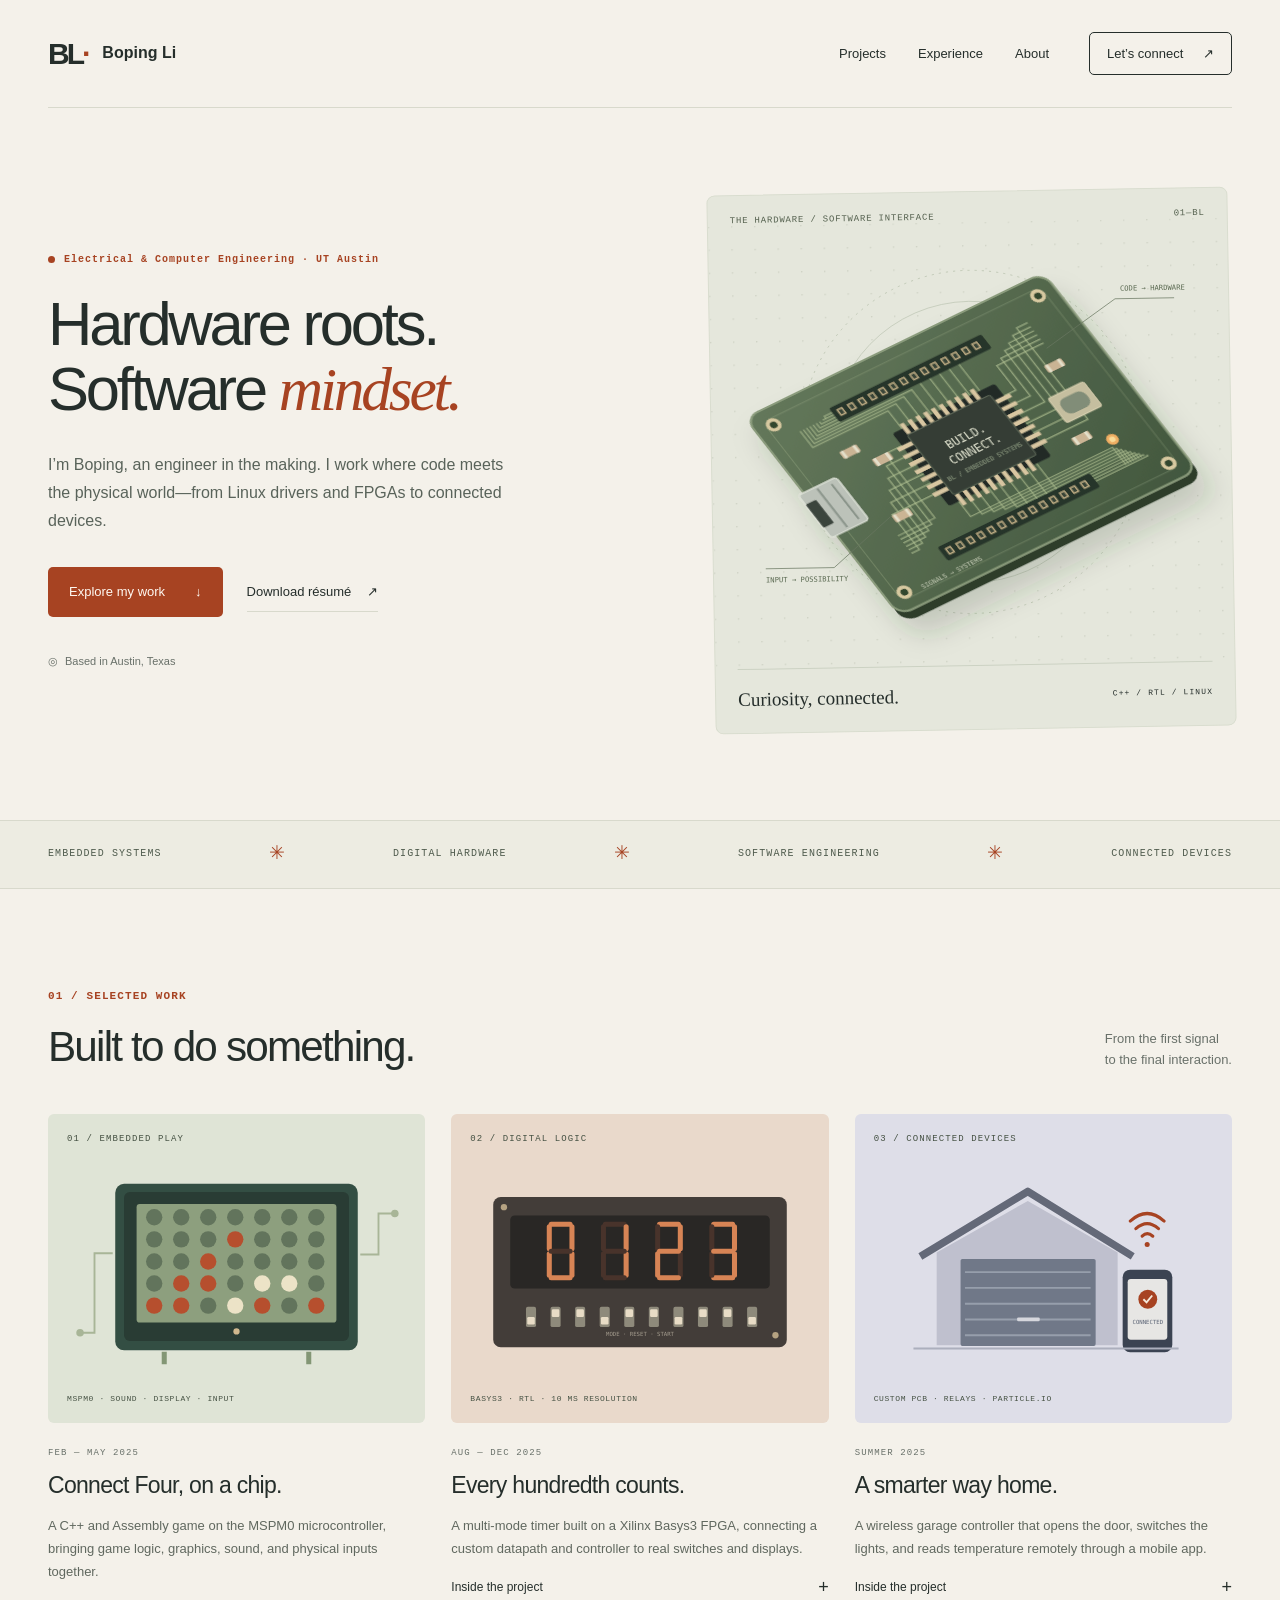
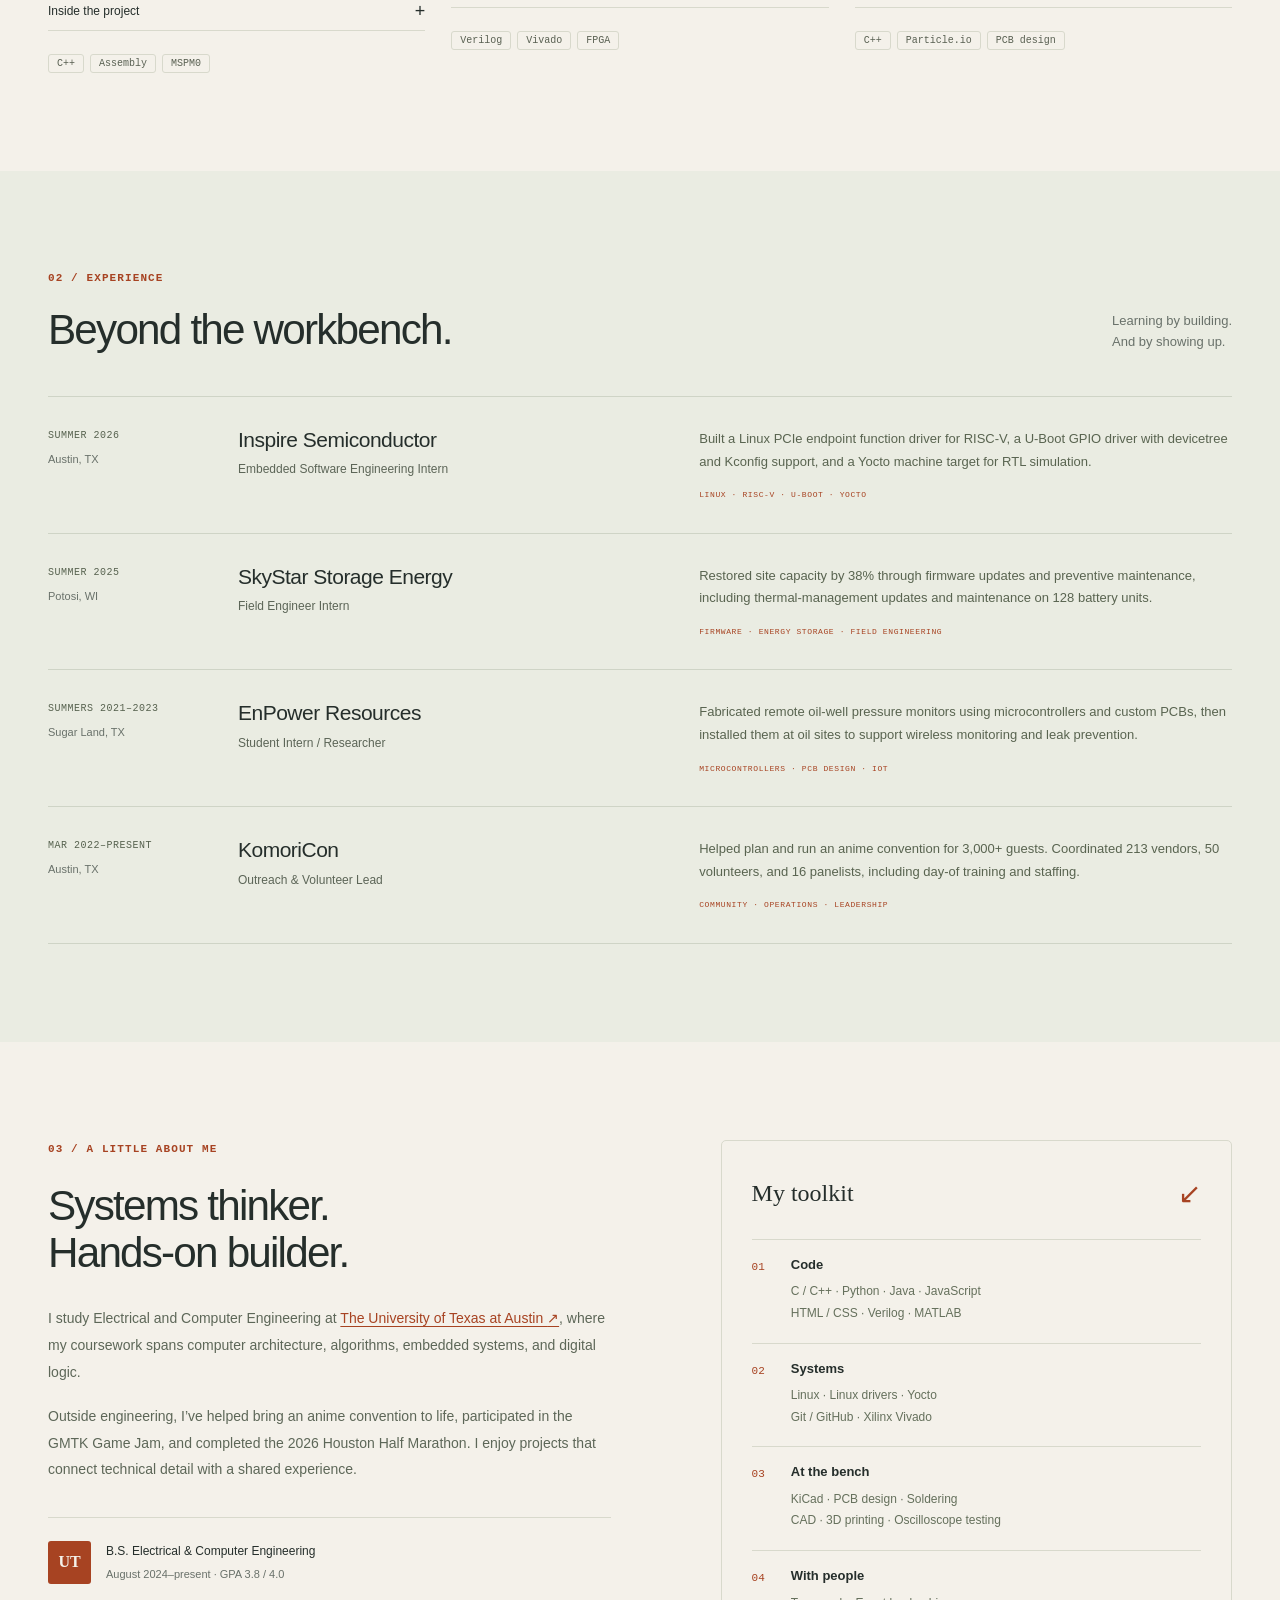
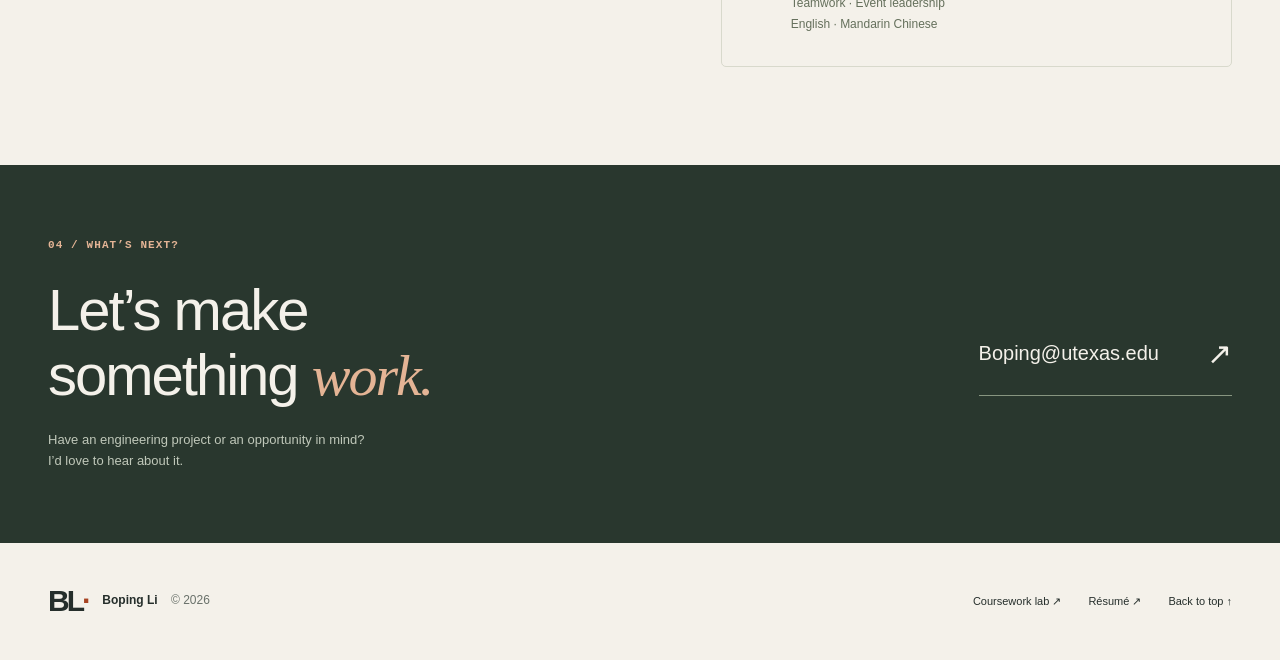
<file: index.html>
<!DOCTYPE html>
<html lang="en">
<head>
  <meta charset="UTF-8">
  <meta name="viewport" content="width=device-width, initial-scale=1">
  <meta name="description" content="Boping Li is an Electrical and Computer Engineering student at UT Austin working across embedded software, digital hardware, and connected systems. Explore his experience and projects.">
  <meta name="theme-color" content="#f4f1ea">
  <title>Boping Li | Electrical &amp; Computer Engineering</title>
  <link rel="icon" href="assets/favicon.svg" type="image/svg+xml">
  <link rel="stylesheet" href="stylesheet.css">
</head>
<body>
  <a class="skip-link" href="#main">Skip to content</a>
  <header class="site-header wrap">
    <a class="wordmark" href="#home" aria-label="Boping Li home"><span class="monogram">BL<span>·</span></span><span>Boping Li</span></a>
    <nav aria-label="Main navigation"><a href="#work">Projects</a><a href="#experience">Experience</a><a href="#about">About</a><a class="nav-contact" href="#contact">Let’s connect <span aria-hidden="true">↗</span></a></nav>
  </header>
  <main id="main">
    <div id="home" class="hero wrap">
      <div class="hero-copy">
        <p class="eyebrow"><span class="status-dot" aria-hidden="true"></span> Electrical &amp; Computer Engineering · UT Austin</p>
        <h1>Hardware roots.<br>Software <em>mindset.</em></h1>
        <p class="hero-intro">I’m Boping, an engineer in the making. I work where code meets the physical world—from Linux drivers and FPGAs to connected devices.</p>
        <div class="hero-actions"><a class="button" href="#work">Explore my work <span aria-hidden="true">↓</span></a><a class="text-link" href="assets/Boping-Li-Resume.pdf" download>Download résumé <span aria-hidden="true">↗</span></a></div>
        <p class="hero-location"><span aria-hidden="true">◎</span> Based in Austin, Texas</p>
      </div>
      <figure class="hero-art">
        <div class="art-top"><span>THE HARDWARE / SOFTWARE INTERFACE</span><span>01—BL</span></div>
        <img src="assets/embedded-board.svg" width="720" height="620" alt="Original technical illustration of a microcontroller board with a processor, pin headers, and copper circuit traces">
        <figcaption><span>Curiosity, connected.</span><span class="mono">C++ / RTL / LINUX</span></figcaption>
      </figure>
    </div>
    <div class="discipline-strip"><div class="wrap"><span>EMBEDDED SYSTEMS</span><span aria-hidden="true">✳</span><span>DIGITAL HARDWARE</span><span aria-hidden="true">✳</span><span>SOFTWARE ENGINEERING</span><span aria-hidden="true">✳</span><span>CONNECTED DEVICES</span></div></div>
    <div id="work" class="section wrap">
      <div class="section-heading"><div><p class="eyebrow">01 / SELECTED WORK</p><h2>Built to do something.</h2></div><p>From the first signal<br>to the final interaction.</p></div>
      <div class="project-grid">
        <article class="project-card">
          <div class="project-visual game-visual"><span class="visual-label">01 / EMBEDDED PLAY</span><img src="assets/connect-four.svg" width="600" height="390" loading="lazy" alt="Illustration of a Connect Four game on an embedded LCD, with orange and cream playing pieces"><span class="visual-caption">MSPM0 · SOUND · DISPLAY · INPUT</span></div>
          <div class="project-copy"><p class="project-date">FEB — MAY 2025</p><h3>Connect Four, on a chip.</h3><p>A C++ and Assembly game on the MSPM0 microcontroller, bringing game logic, graphics, sound, and physical inputs together.</p><details><summary>Inside the project <span aria-hidden="true">+</span></summary><ul><li>Object-oriented game logic and finite state machines.</li><li>Graphics and sprite loading through UART to an LCD.</li><li>DAC, ADC, and UART signals checked with an oscilloscope.</li></ul></details><div class="tags"><span>C++</span><span>Assembly</span><span>MSPM0</span></div></div>
        </article>
        <article class="project-card">
          <div class="project-visual timer-visual"><span class="visual-label">02 / DIGITAL LOGIC</span><img src="assets/fpga-timer.svg" width="600" height="390" loading="lazy" alt="Illustrated FPGA timer with four seven-segment digits and an array of ten switches"><span class="visual-caption">BASYS3 · RTL · 10 MS RESOLUTION</span></div>
          <div class="project-copy"><p class="project-date">AUG — DEC 2025</p><h3>Every hundredth counts.</h3><p>A multi-mode timer built on a Xilinx Basys3 FPGA, connecting a custom datapath and controller to real switches and displays.</p><details><summary>Inside the project <span aria-hidden="true">+</span></summary><ul><li>High-level state machine translated into RTL.</li><li>Ten switches, button inputs, and four seven-segment displays.</li><li>Synthesis, implementation, and bitstream generation in Vivado.</li></ul></details><div class="tags"><span>Verilog</span><span>Vivado</span><span>FPGA</span></div></div>
        </article>
        <article class="project-card">
          <div class="project-visual garage-visual"><span class="visual-label">03 / CONNECTED DEVICES</span><img src="assets/garage-controller.svg" width="600" height="390" loading="lazy" alt="Illustration of a connected garage with wireless control and a temperature sensor"><span class="visual-caption">CUSTOM PCB · RELAYS · PARTICLE.IO</span></div>
          <div class="project-copy"><p class="project-date">SUMMER 2025</p><h3>A smarter way home.</h3><p>A wireless garage controller that opens the door, switches the lights, and reads temperature remotely through a mobile app.</p><details><summary>Inside the project <span aria-hidden="true">+</span></summary><ul><li>C++ functions connect a microcontroller to Particle.io.</li><li>Analog temperature readings retrieved and processed remotely.</li><li>Custom PCB assembled with diodes, resistors, and two relays.</li></ul></details><div class="tags"><span>C++</span><span>Particle.io</span><span>PCB design</span></div></div>
        </article>
      </div>
    </div>
    <div id="experience" class="experience-section"><div class="wrap section">
      <div class="section-heading"><div><p class="eyebrow">02 / EXPERIENCE</p><h2>Beyond the workbench.</h2></div><p>Learning by building.<br>And by showing up.</p></div>
      <article class="experience-row"><div class="experience-time">SUMMER 2026<span>Austin, TX</span></div><div class="experience-title"><h3>Inspire Semiconductor</h3><p>Embedded Software Engineering Intern</p></div><div class="experience-detail"><p>Built a Linux PCIe endpoint function driver for RISC-V, a U-Boot GPIO driver with devicetree and Kconfig support, and a Yocto machine target for RTL simulation.</p><span class="inline-label">LINUX · RISC-V · U-BOOT · YOCTO</span></div></article>
      <article class="experience-row"><div class="experience-time">SUMMER 2025<span>Potosi, WI</span></div><div class="experience-title"><h3>SkyStar Storage Energy</h3><p>Field Engineer Intern</p></div><div class="experience-detail"><p>Restored site capacity by 38% through firmware updates and preventive maintenance, including thermal-management updates and maintenance on 128 battery units.</p><span class="inline-label">FIRMWARE · ENERGY STORAGE · FIELD ENGINEERING</span></div></article>
      <article class="experience-row"><div class="experience-time">SUMMERS 2021–2023<span>Sugar Land, TX</span></div><div class="experience-title"><h3>EnPower Resources</h3><p>Student Intern / Researcher</p></div><div class="experience-detail"><p>Fabricated remote oil-well pressure monitors using microcontrollers and custom PCBs, then installed them at oil sites to support wireless monitoring and leak prevention.</p><span class="inline-label">MICROCONTROLLERS · PCB DESIGN · IOT</span></div></article>
      <article class="experience-row"><div class="experience-time">MAR 2022–PRESENT<span>Austin, TX</span></div><div class="experience-title"><h3>KomoriCon</h3><p>Outreach &amp; Volunteer Lead</p></div><div class="experience-detail"><p>Helped plan and run an anime convention for 3,000+ guests. Coordinated 213 vendors, 50 volunteers, and 16 panelists, including day-of training and staffing.</p><span class="inline-label">COMMUNITY · OPERATIONS · LEADERSHIP</span></div></article>
    </div></div>
    <div id="about" class="section wrap about-grid">
      <div><p class="eyebrow">03 / A LITTLE ABOUT ME</p><h2>Systems thinker.<br>Hands-on builder.</h2><p class="about-intro">I study Electrical and Computer Engineering at <a href="https://www.utexas.edu/" target="_blank" rel="noopener noreferrer">The University of Texas at Austin <span aria-hidden="true">↗</span></a>, where my coursework spans computer architecture, algorithms, embedded systems, and digital logic.</p><p>Outside engineering, I’ve helped bring an anime convention to life, participated in the GMTK Game Jam, and completed the 2026 Houston Half Marathon. I enjoy projects that connect technical detail with a shared experience.</p><div class="education-note"><span class="education-mark" aria-hidden="true">UT</span><div><strong>B.S. Electrical &amp; Computer Engineering</strong><span>August 2024–present · GPA 3.8 / 4.0</span></div></div></div>
      <div class="toolbox"><div class="toolbox-top"><h3>My toolkit</h3><span aria-hidden="true">↙</span></div><div class="toolbox-row"><span>01</span><div><h4>Code</h4><p>C / C++ · Python · Java · JavaScript<br>HTML / CSS · Verilog · MATLAB</p></div></div><div class="toolbox-row"><span>02</span><div><h4>Systems</h4><p>Linux · Linux drivers · Yocto<br>Git / GitHub · Xilinx Vivado</p></div></div><div class="toolbox-row"><span>03</span><div><h4>At the bench</h4><p>KiCad · PCB design · Soldering<br>CAD · 3D printing · Oscilloscope testing</p></div></div><div class="toolbox-row"><span>04</span><div><h4>With people</h4><p>Teamwork · Event leadership<br>English · Mandarin Chinese</p></div></div></div>
    </div>
    <div id="contact" class="contact-section"><div class="wrap contact-inner"><div><p class="eyebrow">04 / WHAT’S NEXT?</p><h2>Let’s make<br>something <em>work.</em></h2><p>Have an engineering project or an opportunity in mind?<br>I’d love to hear about it.</p></div><a class="contact-link" href="mailto:Boping@utexas.edu"><span>Boping@utexas.edu</span><span aria-hidden="true">↗</span></a></div></div>
  </main>
  <footer class="wrap site-footer"><a class="wordmark" href="#home"><span class="monogram">BL<span>·</span></span><span>Boping Li <span class="footer-year">© 2026</span></span></a><div><a href="https://bopingli.github.io/projects/">Coursework lab ↗</a><a href="assets/Boping-Li-Resume.pdf" download>Résumé ↗</a><a href="#home">Back to top ↑</a></div></footer>
</body>
</html>
</file>
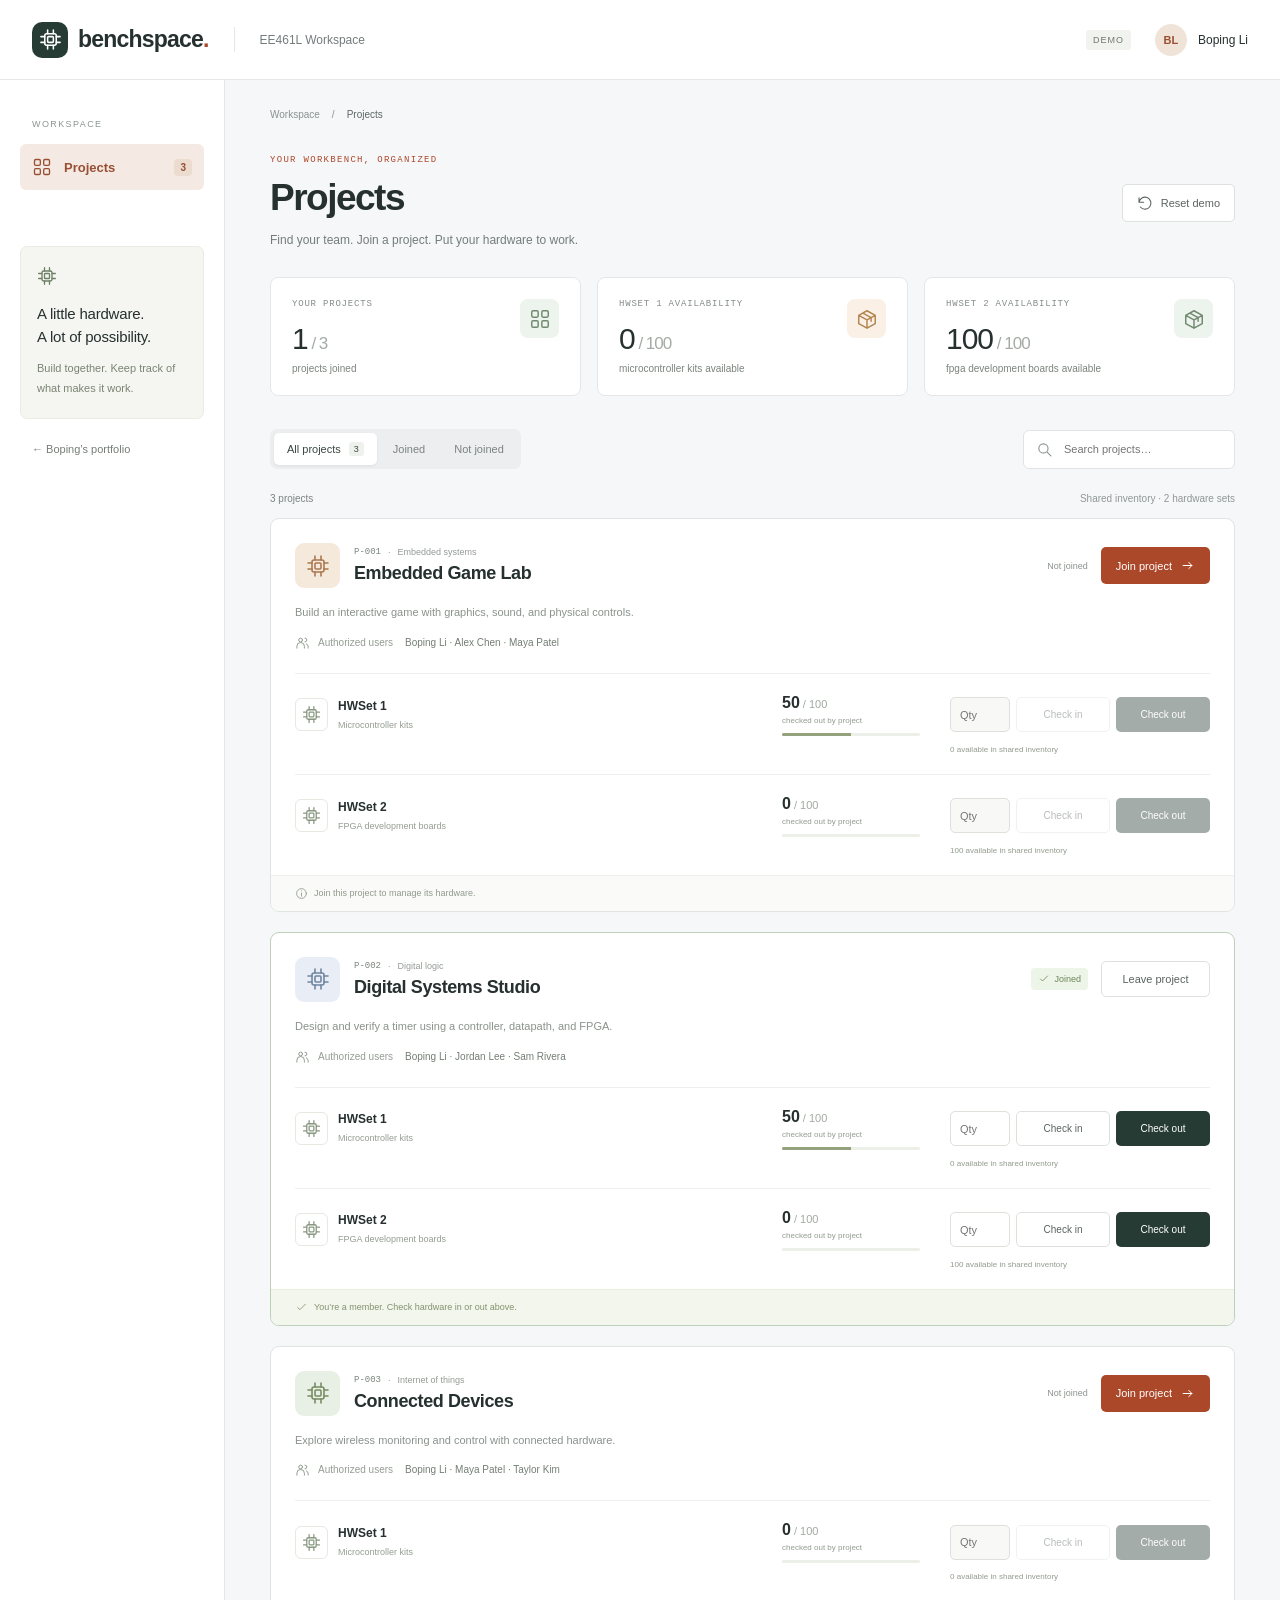
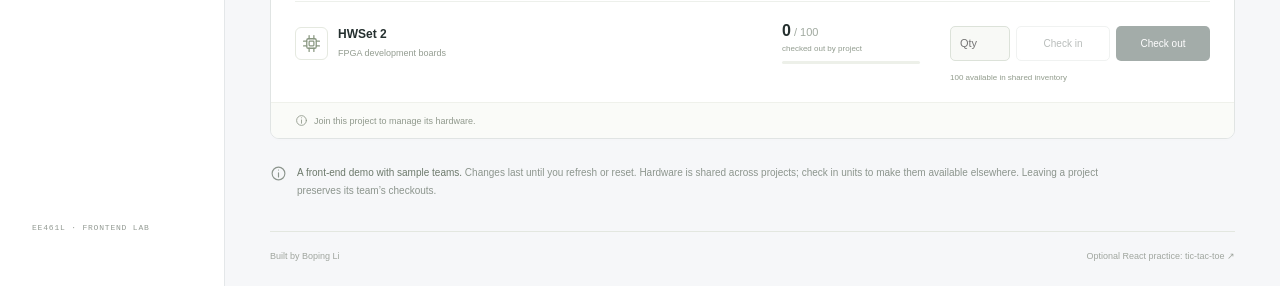
<file: projects/index.html>
<!DOCTYPE html>
<html lang="en"><head><meta charset="UTF-8"><meta name="viewport" content="width=device-width, initial-scale=1.0"><meta name="description" content="An interactive EE461L hardware project dashboard. Join projects and manage checkouts across shared hardware sets."><meta name="theme-color" content="#f6f7f9"><title>Projects | Benchspace</title><link rel="icon" href="./favicon.svg" type="image/svg+xml">  <script type="module" crossorigin src="./assets/projects-CCRozQ6M.js"></script>
  <link rel="modulepreload" crossorigin href="./assets/jsx-runtime-DANbFFup.js">
  <link rel="stylesheet" crossorigin href="./assets/projects-BawI9fU_.css">
</head><body><div id="root"></div></body></html>
</file>
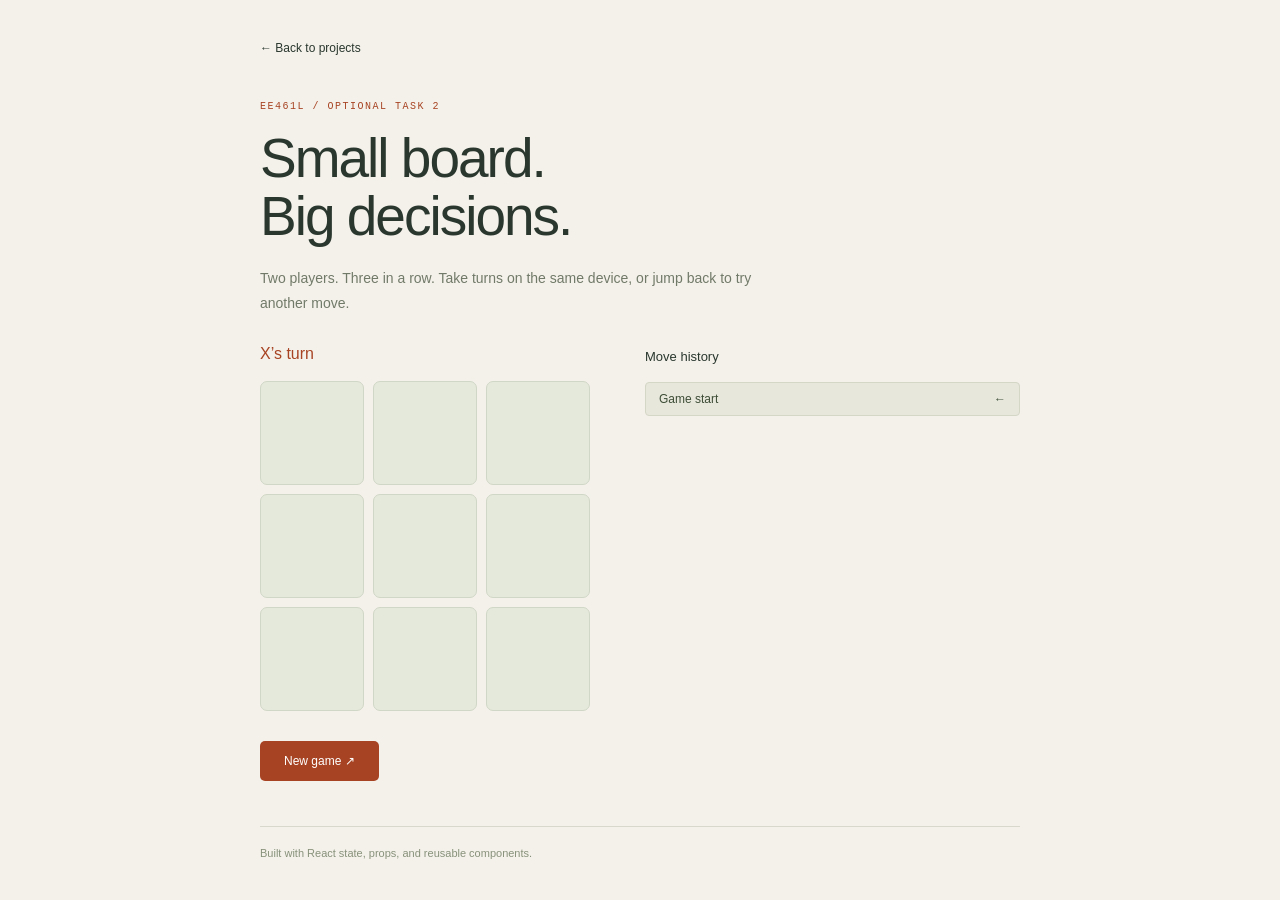
<file: projects/tictactoe.html>
<!DOCTYPE html>
<html lang="en"><head><meta charset="UTF-8"><meta name="viewport" content="width=device-width, initial-scale=1.0"><meta name="description" content="A React tic-tac-toe game with move history, winner detection, and time travel for EE461L optional Task 2."><meta name="theme-color" content="#f4f1ea"><title>Tic-tac-toe | React practice</title><link rel="icon" href="./favicon.svg" type="image/svg+xml">  <script type="module" crossorigin src="./assets/tictactoe-WJff_jqO.js"></script>
  <link rel="modulepreload" crossorigin href="./assets/jsx-runtime-DANbFFup.js">
  <link rel="stylesheet" crossorigin href="./assets/tictactoe-DLfnaXK-.css">
</head><body><div id="root"></div></body></html>
</file>
<file: stylesheet.css>
:root{--paper:#f4f1ea;--ink:#252e2b;--muted:#69716a;--line:#d8d9cc;--orange:#a74322;--light-orange:#ead5c6;--green:#dfe4d6;--serif:Georgia,'Times New Roman',serif;--sans:Arial,Helvetica,sans-serif}
*{box-sizing:border-box}html{scroll-behavior:smooth;scroll-padding-top:28px}body{margin:0;background:var(--paper);color:var(--ink);font-family:var(--sans);font-size:16px;line-height:1.65}a{color:inherit;text-decoration:none;transition:color .2s,background .2s}a:hover{color:var(--orange)}a:focus-visible,summary:focus-visible{outline:3px solid var(--orange);outline-offset:5px}img{display:block;max-width:100%;height:auto}h1,h2,h3,h4,p,figure{margin:0}h1,h2,h3,h4{line-height:1.12;font-weight:500}p+p{margin-top:18px}.wrap{width:min(1280px,calc(100% - 96px));margin-inline:auto}.mono,.eyebrow,.inline-label,.project-date,.visual-label,.visual-caption,.experience-time,.discipline-strip{font-family:'Courier New',monospace;font-size:11px;letter-spacing:1.1px}.eyebrow{font-weight:700;color:var(--orange);margin-bottom:24px}.skip-link{position:absolute;left:20px;top:-80px;background:var(--ink);color:white;padding:10px 18px;z-index:10}.skip-link:focus{top:8px}.site-header{display:flex;align-items:center;justify-content:space-between;min-height:108px;border-bottom:1px solid var(--line);gap:24px}.wordmark{display:flex;align-items:center;gap:15px;font-size:16px;font-weight:600}.monogram{font-size:30px;letter-spacing:-3px;font-weight:700}.monogram span{color:var(--orange)}nav{display:flex;gap:32px;align-items:center;font-size:13px}nav .nav-contact{margin-left:8px;border:1px solid var(--ink);border-radius:5px;padding:10px 17px}.nav-contact span{margin-left:16px}.hero{display:grid;grid-template-columns:1.15fr 1fr;gap:64px;align-items:center;padding-block:83px 90px}.hero .eyebrow{display:flex;align-items:center;gap:9px;font-size:10px;letter-spacing:1px}.status-dot{width:7px;height:7px;background:var(--orange);border-radius:50%;flex-shrink:0}h1{font-size:clamp(44px,4.8vw,70px);letter-spacing:-3.2px;line-height:1.05}h1 em,h2 em{font-family:var(--serif);font-weight:400;color:var(--orange)}.hero-intro{max-width:480px;margin-top:30px;font-size:16px;color:#59635a;line-height:1.75}.hero-actions{display:flex;align-items:center;flex-wrap:wrap;gap:24px;margin-top:32px}.button{display:inline-flex;align-items:center;gap:30px;background:var(--orange);color:#fff9f2;padding:14px 21px;border-radius:5px;font-size:13px}.button:hover{background:#80351c;color:white}.text-link{font-size:13px;border-bottom:1px solid var(--line);padding-block:9px}.text-link span{margin-left:12px}.hero-location{font-size:11px;color:var(--muted);margin-top:35px;display:flex;gap:7px;align-items:center}.hero-art{background:#e5e7dc;border-radius:8px;overflow:hidden;transform:rotate(-1deg);border:1px solid #d9ddcf}.art-top{display:flex;justify-content:space-between;gap:20px;padding:20px 22px 0;font:9px 'Courier New',monospace;letter-spacing:.8px;color:#54604e}.hero-art img{width:100%;margin-block:0 -4px}.hero-art figcaption{border-top:1px solid #ccd2c3;margin:0 22px;padding:14px 0 18px;display:flex;justify-content:space-between;align-items:center;font-family:var(--serif);font-size:19px}.hero-art .mono{font-size:8px;font-family:'Courier New',monospace}.discipline-strip{border-block:1px solid var(--line);color:#4f5b4d;font-size:10px;background:#edece2}.discipline-strip .wrap{display:flex;justify-content:space-between;align-items:center;gap:22px;min-height:67px}.discipline-strip span:nth-child(even){color:var(--orange);font-size:19px}.section{padding-block:98px}.section-heading{display:flex;justify-content:space-between;align-items:flex-end;margin-bottom:43px;gap:30px}.section-heading .eyebrow{margin-bottom:18px}h2{font-size:clamp(34px,3.3vw,49px);letter-spacing:-1.8px}.section-heading>p{color:var(--muted);font-size:13px;line-height:1.6}.project-grid{display:grid;grid-template-columns:repeat(3,1fr);gap:26px}.project-card{min-width:0}.project-visual{border-radius:6px;overflow:hidden;position:relative;background:var(--green)}.visual-label{display:block;padding:18px 19px 0;font-size:9px;color:#455143}.project-visual img{width:100%}.visual-caption{display:block;padding:0 19px 18px;font-size:8px;letter-spacing:.6px;color:#455143}.timer-visual{background:#e9d9cb}.garage-visual{background:#dedee8}.project-copy{padding-top:23px}.project-date{font-size:9px;color:var(--muted);margin-bottom:12px}.project-copy h3{font-size:23px;letter-spacing:-.7px;margin-bottom:15px}.project-copy>p:not(.project-date){font-size:13px;color:#60685f;line-height:1.8}.tags{display:flex;gap:6px;flex-wrap:wrap;margin-top:23px}.tags span{border:1px solid var(--line);border-radius:3px;padding:3px 8px;font:10px 'Courier New',monospace;color:#596052}details{font-size:12px;margin-top:18px}summary{list-style:none;cursor:pointer;display:flex;justify-content:space-between;border-bottom:1px solid var(--line);padding-bottom:9px}summary::-webkit-details-marker{display:none}summary span{font-size:18px;line-height:1}details[open] summary span{transform:rotate(45deg)}details ul{padding-left:18px;color:#586151;line-height:1.8}details li+li{margin-top:7px}.experience-section{background:#eaece2}.experience-row{display:grid;grid-template-columns:155px 1fr 1.25fr;gap:35px;padding:31px 0;border-top:1px solid #cfd4c6}.experience-row:last-child{border-bottom:1px solid #cfd4c6}.experience-time{font-size:10px;color:#57624f;letter-spacing:.5px;line-height:1.5}.experience-time span{display:block;font-family:var(--sans);font-size:11px;margin-top:8px;letter-spacing:0;color:var(--muted)}.experience-title h3{font-size:21px;letter-spacing:-.5px}.experience-title p{font-size:12px;color:#5c6557;margin-top:9px}.experience-detail>p{font-size:13px;color:#596450;line-height:1.75}.inline-label{display:block;font-size:8px;letter-spacing:.6px;margin-top:15px;color:var(--orange)}.about-grid{display:grid;grid-template-columns:1.1fr 1fr;gap:110px}.about-grid h2{margin-bottom:29px}.about-grid>div>p:not(.eyebrow){font-size:14px;color:#5d6758;line-height:1.9}.about-grid a{color:var(--orange);text-decoration:underline;text-underline-offset:3px}.education-note{margin-top:34px;border-top:1px solid var(--line);padding-top:23px;display:flex;gap:15px;align-items:center}.education-mark{background:var(--orange);color:var(--paper);width:43px;height:43px;border-radius:3px;display:grid;place-items:center;font-family:var(--serif);font-weight:bold;flex-shrink:0}.education-note strong{display:block;font-size:12px;font-weight:500}.education-note div>span{display:block;font-size:11px;color:var(--muted);margin-top:3px}.toolbox{border:1px solid var(--line);border-radius:5px;padding:30px}.toolbox-top{display:flex;justify-content:space-between;align-items:center;padding-bottom:22px}.toolbox-top h3{font-size:24px;font-family:var(--serif)}.toolbox-top>span{font-size:28px;color:var(--orange)}.toolbox-row{display:flex;gap:26px;border-top:1px solid var(--line);padding-block:18px}.toolbox-row:last-child{padding-bottom:0}.toolbox-row>span{font:11px 'Courier New',monospace;color:var(--orange);padding-top:3px}.toolbox-row h4{font-size:13px;font-weight:600;margin-bottom:9px}.toolbox-row p{font-size:12px;color:#65705c;line-height:1.8}.contact-section{background:#29372e;color:var(--paper)}.contact-inner{display:flex;justify-content:space-between;align-items:center;gap:50px;padding-block:71px}.contact-section .eyebrow{color:#e4b495}.contact-section h2{font-size:58px;letter-spacing:-2px}.contact-section h2 em{color:#e4b495}.contact-section p:not(.eyebrow){color:#c0c8ba;font-size:13px;margin-top:20px}.contact-link{display:flex;gap:48px;align-items:center;border-bottom:1px solid #879580;font-size:20px;padding:17px 0}.contact-link>span:last-child{font-size:30px}.contact-link:hover{color:#f0be9e}.site-footer{min-height:117px;display:flex;align-items:center;justify-content:space-between;gap:25px}.site-footer .wordmark{font-size:12px}.footer-year{font-weight:400;margin-left:10px;color:var(--muted)}.site-footer>div{display:flex;gap:27px;font-size:11px}
@media(min-width:1600px){.hero{padding-block:100px 110px}}
@media(max-width:1100px){.wrap{width:calc(100% - 64px)}.hero{gap:28px}.hero .eyebrow{font-size:8px}.hero-actions{gap:14px}.button{gap:15px}.hero-art figcaption{font-size:16px}.hero-art .mono{font-size:7px}.project-grid{gap:20px}.project-copy h3{font-size:20px}.experience-row{grid-template-columns:125px 1fr 1.25fr;gap:23px}.about-grid{gap:55px}.contact-link{font-size:17px;gap:25px}}
@media(max-width:800px){.site-header{min-height:94px}.wordmark{font-size:13px}nav{gap:18px;font-size:12px}nav .nav-contact{margin-left:0;padding:8px 11px}.nav-contact span{margin-left:7px}.hero{grid-template-columns:1fr;gap:40px;padding-block:55px}.hero .eyebrow{font-size:10px}h1{font-size:64px;letter-spacing:-2.5px}.hero-intro{max-width:550px}.hero-art{max-width:570px;width:100%;margin:auto;transform:none}.hero-art img{max-height:405px;object-fit:contain}.discipline-strip .wrap{flex-wrap:wrap;justify-content:center;padding-block:18px;gap:12px 24px}.discipline-strip span:nth-child(4){display:none}.section{padding-block:68px}.project-grid{grid-template-columns:1fr}.project-card{display:grid;grid-template-columns:1fr 1.1fr;gap:28px;padding-bottom:28px}.project-copy{padding-top:3px}.project-copy h3{font-size:24px}.project-visual{align-self:start}.experience-row{grid-template-columns:125px 1fr}.experience-detail{grid-column:2}.experience-title{align-self:center}.experience-row{gap:16px 25px}.about-grid{grid-template-columns:1fr;gap:38px}.contact-inner{align-items:flex-start;flex-direction:column;gap:22px;padding-block:55px}.contact-section h2{font-size:53px}.site-footer{flex-wrap:wrap;padding-block:25px;min-height:auto;gap:16px}.site-footer>div{gap:22px}}
@media(max-width:540px){.wrap{width:calc(100% - 40px)}.site-header{flex-wrap:wrap;justify-content:center;padding:18px 0;gap:13px}.site-header .wordmark{margin-right:auto}nav{width:100%;justify-content:space-between;gap:8px;font-size:11px}.nav-contact span{margin-left:5px}.hero{padding-block:39px}.hero .eyebrow{font-size:8px;letter-spacing:.5px;gap:6px}h1{font-size:49px;letter-spacing:-2px}.hero-intro{font-size:14px;margin-top:22px}.hero-actions{margin-top:25px;gap:18px}.button{font-size:12px;padding:12px 16px}.text-link{font-size:11px}.hero-location{margin-top:24px}.art-top{font-size:7px;padding:16px 16px 0}.hero-art figcaption{margin-inline:16px;font-size:16px}.discipline-strip{font-size:8px}.discipline-strip .wrap{gap:9px 15px;min-height:auto}.discipline-strip span:nth-child(even){font-size:15px}.discipline-strip span:nth-child(4){display:none}.section{padding-block:51px}.section-heading{display:block;margin-bottom:30px}.section-heading>p{margin-top:17px}.section-heading>p br{display:none}h2{font-size:34px;letter-spacing:-1.2px}.eyebrow{font-size:9px}.project-grid{gap:24px}.project-card{display:block;padding-bottom:11px}.project-copy{padding-top:19px}.project-copy h3{font-size:24px}.project-copy>p:not(.project-date){font-size:14px}.project-visual img{max-height:260px;object-fit:contain}.visual-label,.visual-caption{font-size:9px}.experience-row{grid-template-columns:1fr;gap:14px;padding-block:25px}.experience-time{display:flex;justify-content:space-between;gap:15px}.experience-time span{margin:0;font-size:10px}.experience-detail{grid-column:auto}.experience-title h3{font-size:22px}.experience-title p{margin-top:7px}.about-grid{gap:30px}.toolbox{padding:24px}.education-note strong{font-size:11px}.education-note div>span{font-size:10px}.contact-section h2{font-size:46px}.contact-link{font-size:18px;gap:20px;width:100%;justify-content:space-between}.site-footer>div{width:100%;justify-content:space-between;font-size:10px}.footer-year{margin-left:8px}}
@media(prefers-reduced-motion:reduce){html{scroll-behavior:auto}a{transition:none}}
@media print{body{background:white;color:#111}.wrap{width:100%}.site-header nav,.hero-art,.discipline-strip,.hero-actions,.project-visual,.site-footer,.contact-section{display:none}.hero,.section{padding:20px 0}.hero,.about-grid{display:block}.project-grid{gap:20px}.experience-section{background:white}.experience-row{break-inside:avoid}.toolbox{margin-top:25px}h1{font-size:36px}h2{font-size:27px}.hero-location{margin-top:12px}}

#contact{scroll-margin-top:24px}
</file>
<file: projects/assets/projects-BawI9fU_.css>
:root{color:#25302f;font-synthesis:none;text-rendering:optimizelegibility;-webkit-font-smoothing:antialiased;--accent:#ac482a;--line:#e4e7e9;--muted:#737c7d;--dark:#273b35;background:#f6f7f9;font-family:Arial,Helvetica,sans-serif}*{box-sizing:border-box}body{margin:0}button,input{font:inherit}a{color:inherit;text-decoration:none}button,a,input{touch-action:manipulation}button{cursor:pointer}button:disabled{cursor:not-allowed;opacity:.42}a:hover{color:var(--accent)}button:focus-visible,a:focus-visible,input:focus-visible{outline-offset:3px;outline:3px solid #bb6c4f}.sr-only{clip:rect(0,0,0,0);white-space:nowrap;border:0;width:1px;height:1px;margin:-1px;padding:0;position:absolute;overflow:hidden}.skip-link{background:var(--dark);color:#fff;z-index:100;padding:12px;position:fixed;top:-60px;left:10px}.skip-link:focus{top:10px}h1,h2,h3,p{margin:0}.app-header{border-bottom:1px solid var(--line);z-index:5;background:#fff;align-items:center;gap:25px;height:80px;padding:0 32px;display:flex;position:relative}.brand{letter-spacing:-.8px;align-items:center;gap:10px;font-size:23px;font-weight:700;display:flex}.brand-symbol{background:var(--dark);color:#fff;border-radius:10px;place-items:center;width:36px;height:36px;display:grid}.brand-dot{color:var(--accent)}.header-divider{background:var(--line);width:1px;height:25px}.workspace-label{color:var(--muted);font-size:12px}.account{align-items:center;gap:11px;margin-left:auto;font-size:12px;display:flex}.demo-badge{letter-spacing:1px;color:#6d7669;background:#f1f3ef;border-radius:3px;margin-right:13px;padding:5px 7px;font-size:9px}.avatar{color:#9b4d30;background:#f0e4d9;border-radius:50%;place-items:center;width:32px;height:32px;font-size:11px;font-weight:700;display:grid}.sidebar{border-right:1px solid var(--line);background:#fff;flex-direction:column;width:225px;min-height:calc(100vh - 80px);padding:39px 20px;display:flex;position:absolute;top:80px;bottom:0;left:0}.app-shell{min-height:100vh;position:relative}.nav-heading{letter-spacing:1.4px;color:#8c9492;margin-bottom:15px;padding:0 12px;font-size:9px}.side-link{border-radius:6px;align-items:center;gap:12px;padding:13px 12px;font-size:13px;display:flex}.side-link.selected{color:#975035;background:#f5eae3;font-weight:600}.side-link>span{background:#ecdbcf;border-radius:4px;margin-left:auto;padding:3px 6px;font-size:10px}.sidebar-note{background:#f5f6f2;border:1px solid #e9ece2;border-radius:7px;margin-top:56px;padding:19px 16px}.mini-chip{color:#6f8165}.sidebar-note h2{letter-spacing:-.2px;margin-top:13px;font-size:15px;font-weight:500;line-height:1.5}.sidebar-note p{color:#7a8372;margin-top:11px;font-size:11px;line-height:1.8}.portfolio-link{color:#747d75;margin:24px 12px;font-size:11px}.sidebar-bottom{letter-spacing:.8px;color:#939a93;margin-top:auto;padding:15px 12px;font:8px Courier New,monospace}.main-content{max-width:1510px;margin-left:225px;padding:29px 45px 25px}.breadcrumb{color:#8a9291;gap:12px;font-size:10px;display:flex}.breadcrumb strong{color:#5c6765;font-weight:400}.page-heading{justify-content:space-between;align-items:center;gap:20px;margin-block:35px 27px;display:flex}.eyebrow{letter-spacing:1.3px;color:var(--accent);margin-bottom:12px;font:9px Courier New,monospace}h1{letter-spacing:-1.5px;font-size:37px;font-weight:600}.page-heading p:not(.eyebrow){color:var(--muted);margin-top:12px;font-size:12px;line-height:1.6}.button{white-space:nowrap;border:1px solid #0000;border-radius:5px;justify-content:center;align-items:center;gap:8px;min-height:36px;padding:10px 14px;font-size:11px;font-weight:500;transition:background .15s,color .15s;display:inline-flex}.button-outline{color:#59635f;background:#fff;border-color:#dce1de}.button-outline:hover:not(:disabled){background:#f4f5f1;border-color:#b6c1b8}.button-accent{background:var(--accent);color:#fff}.button-accent:hover:not(:disabled){background:#8e3a21}.button-dark{background:var(--dark);color:#fff}.button-dark:hover:not(:disabled){background:#456150}.reset-button{align-self:center}.summary-grid{grid-template-columns:repeat(3,1fr);gap:16px;margin-bottom:33px;display:grid}.summary-card{border:1px solid var(--line);background:#fff;border-radius:8px;justify-content:space-between;gap:12px;padding:21px;display:flex}.summary-card p{letter-spacing:.8px;color:#848d87;font:9px Courier New,monospace}.summary-card strong{letter-spacing:-1px;margin-top:13px;font-size:30px;font-weight:500;display:block}.summary-card strong span{color:#a4aba5;font-size:17px;font-weight:400}.summary-caption{color:#7a847c;margin-top:7px;font-size:10px;display:block}.summary-icon{color:#718970;background:#edf3ed;border-radius:8px;flex-shrink:0;place-items:center;width:39px;height:39px;display:grid}.summary-icon.low{color:#b38550;background:#fbf0e5}.toolbar{justify-content:space-between;align-items:center;gap:16px;display:flex}.filters{background:#eceef0;border-radius:7px;gap:3px;padding:4px;display:flex}.filter-button{color:#7b8381;background:0 0;border:0;border-radius:5px;align-items:center;gap:8px;padding:9px 13px;font-size:11px;display:flex}.filter-button.active{color:#3a4840;background:#fff;box-shadow:0 1px 3px #23332a12}.filter-button span{background:#eef1ec;border-radius:3px;padding:2px 5px;font-size:9px}.search{color:#8a9490;background:#fff;border:1px solid #e0e4e3;border-radius:6px;align-items:center;gap:9px;padding:10px 12px;display:flex}.search input{color:#3b4742;background:0 0;border:0;outline:0;width:160px;min-width:0;font-size:11px}.search:focus-within{outline-offset:2px;outline:2px solid #bd775c}.list-heading{color:#909894;justify-content:space-between;margin:24px 0 14px;font-size:10px;display:flex}.list-heading>span:first-child{color:#7b847f}.announcement:empty{display:none}.announcement{color:#46653c;background:#eaf2e7;border:1px solid #cfdfc9;border-radius:6px;align-items:center;gap:10px;margin-bottom:15px;padding:12px 14px;font-size:12px;line-height:1.5;display:flex}.dismiss{color:#4a6542;background:0 0;border:0;margin-left:auto;padding:0 5px;font-size:23px}.project-list{gap:20px;display:grid}.project-card{background:#fff;border:1px solid #e0e4e3;border-radius:9px;overflow:hidden;box-shadow:0 2px 3px #172b1e02}.project-card.is-joined{border-color:#bed0ba}.project-header{align-items:center;gap:14px;padding:24px 24px 0;display:flex}.project-symbol{border-radius:9px;flex-shrink:0;place-items:center;width:45px;height:45px;display:grid}.project-symbol.orange{color:#ab7950;background:#f5e9dc}.project-symbol.blue{color:#7086a0;background:#e9eef6}.project-symbol.green{color:#788c63;background:#e8f0e5}.project-kicker{color:#949b95;align-items:center;gap:7px;margin-bottom:6px;font-size:9px;display:flex}.project-kicker>span:first-child{color:#7a847c;font-family:Courier New,monospace}.project-title h2{letter-spacing:-.4px;font-size:18px;font-weight:600}.membership{align-items:center;gap:13px;margin-left:auto;display:flex}.status{color:#8c938d;white-space:nowrap;align-items:center;gap:4px;font-size:9px;display:inline-flex}.status.joined{color:#6c8757;background:#edf4e8;border-radius:4px;padding:5px 7px}.membership-button{min-width:109px}.project-description{color:#8a928c;margin:15px 24px 13px;font-size:11px;line-height:1.7}.authorized{color:#737e74;flex-wrap:wrap;align-items:center;gap:8px;margin:0 24px 23px;font-size:10px;display:flex}.authorized>svg{color:#939d91}.authorized-label{color:#949d93;margin-right:4px}.hardware-list{padding:0 24px}.hardware-row{border-top:1px solid #edf0eb;grid-template-columns:1fr 150px 260px;align-items:center;gap:6px 18px;padding:20px 0;display:grid}.hardware-info{align-items:center;gap:10px;display:flex}.hardware-icon{color:#899781;border:1px solid #e5e9e0;border-radius:6px;flex-shrink:0;place-items:center;width:33px;height:33px;display:grid}.hardware-info h3{font-size:12px;font-weight:600}.hardware-info p{color:#949d91;margin-top:6px;font-size:9px;line-height:1.4}.hardware-count{padding-right:12px}.hardware-count strong{font-size:16px;font-weight:600;display:block}.hardware-count strong span{color:#a1aaa0;font-size:11px;font-weight:400}.hardware-count>span{color:#929c8f;margin-top:4px;font-size:8px;display:block}.meter{background:#edf0e9;border-radius:8px;height:3px;margin-top:8px;overflow:hidden}.meter i{background:#93a17d;height:100%;display:block}.transfer-controls{align-items:center;gap:6px;display:flex}.quantity-input{color:#3e4b3b;background:#fff;border:1px solid #dce2d9;border-radius:5px;width:60px;min-width:0;height:35px;padding:8px 9px;font-size:11px}.quantity-input:disabled{color:#a3ada0;background:#f8f9f6}.quantity-input.invalid{border-color:#b94c38}.compact{flex:1;min-height:35px;padding:8px 10px;font-size:10px}.availability{color:#929c8d;grid-column:3;margin-top:3px;font-size:8px}.field-error{color:#ae382d;background:#fff4f1;border-radius:4px;grid-column:1/-1;padding:8px 11px;font-size:11px;line-height:1.6}.project-footer{color:#90998c;background:#fafbf8;border-top:1px solid #eff1eb;align-items:center;gap:6px;padding:11px 24px;font-size:9px;display:flex}.project-footer.active{color:#82926d;background:#f2f6ed;border-color:#e9efdf}.demo-note{color:#8c958d;gap:10px;margin-top:25px;display:flex}.demo-note>svg{flex-shrink:0;margin-top:1px}.demo-note p{max-width:820px;font-size:10px;line-height:1.8}.demo-note strong{color:#6c796b;font-weight:500}.app-footer{color:#a0a69f;border-top:1px solid #e3e7e0;justify-content:space-between;gap:20px;margin-top:31px;padding-top:19px;font-size:9px;display:flex}.empty-state{text-align:center;color:#93a086;background:#fff;border:1px dashed #d9dfd6;border-radius:8px;padding:50px 20px}.empty-state h2{color:#4a5846;margin:17px 0 10px;font-size:19px}.empty-state p{color:#85927c;margin-bottom:20px;font-size:12px}.dialog-backdrop{z-index:20;background:#18241f75;position:fixed;inset:0}.dialog-popup{z-index:21;background:#fff;border-radius:12px;width:min(440px,100% - 40px);padding:30px;position:fixed;top:50%;left:50%;transform:translate(-50%,-50%);box-shadow:0 15px 65px #10211540}.dialog-icon{color:var(--accent);margin-bottom:16px;display:block}.dialog-title{letter-spacing:-.6px;margin:0 0 13px;font-size:23px}.dialog-description{color:#788273;margin:0;font-size:13px;line-height:1.7}.dialog-actions{justify-content:flex-end;gap:10px;margin-top:27px;display:flex}@media (width>=1700px){.main-content{max-width:1550px;margin-inline:auto;padding-left:270px}}@media (width<=1250px){.sidebar{width:190px;padding-inline:14px}.main-content{margin-left:190px;padding-inline:28px}.hardware-row{grid-template-columns:1fr 100px 235px;gap:6px 12px}.hardware-count{padding-right:0}.summary-card{padding:18px}.summary-icon{width:31px;height:31px}.summary-caption{font-size:9px}.membership{gap:9px}.project-title h2{font-size:17px}}@media (width<=1050px){.sidebar{width:165px;padding-inline:12px}.sidebar-note{padding:16px 12px}.sidebar-note h2{font-size:13px}.sidebar-bottom{font-size:7px}.main-content{margin-left:165px;padding-inline:22px}.app-header{gap:20px;padding-inline:24px}.summary-grid{gap:11px}.summary-card{gap:5px;padding:15px}.summary-icon{display:none}.project-header{gap:10px;padding:20px 20px 0}.project-title h2{font-size:16px}.membership .status{display:none}.project-description,.authorized{margin-inline:20px}.hardware-list{padding-inline:20px}.hardware-row{grid-template-columns:1fr 100px;gap:12px}.transfer-controls{grid-column:1/-1;justify-content:flex-end}.quantity-input{width:85px}.compact{flex:none;min-width:90px}.availability{text-align:right;grid-column:1/-1;margin-top:-4px}.hardware-count{justify-self:end;min-width:100px}.project-footer{padding-inline:20px}.search input{width:130px}.filter-button{padding-inline:10px}}@media (width<=760px){.app-header{gap:15px;height:70px;padding-inline:20px}.brand{font-size:20px}.brand-symbol{width:32px;height:32px}.header-divider,.workspace-label{display:none}.account{gap:8px}.demo-badge{margin-right:0}.sidebar{border-right:0;border-bottom:1px solid var(--line);flex-direction:row;justify-content:space-between;align-items:center;width:100%;min-height:0;padding:12px 20px;position:static}.nav-heading,.sidebar-note,.sidebar-bottom{display:none}.side-link{gap:9px;padding:9px 13px;font-size:12px}.side-link>svg{width:17px;height:17px}.side-link>span{margin-left:14px}.portfolio-link{margin:0;font-size:10px}.main-content{margin:0;padding:23px 20px}.page-heading{margin-top:25px}.page-heading p:not(.eyebrow){font-size:11px}.summary-grid{margin-bottom:25px}.summary-card p{letter-spacing:.4px;font-size:8px}.summary-card strong{font-size:25px}.summary-card strong span{font-size:13px}.summary-caption{line-height:1.5}.project-title h2{font-size:18px}.hardware-row{grid-template-columns:1fr 120px 250px}.transfer-controls,.availability{grid-column:3}.compact{flex:1;min-width:0}.quantity-input{width:60px}}@media (width<=650px){.hardware-row{grid-template-columns:1fr 110px}.transfer-controls,.availability{grid-column:1/-1}.quantity-input{width:90px}.compact{flex:none;min-width:95px}.summary-card{padding:14px 12px}.summary-card strong{margin-top:11px}.summary-grid{gap:8px}.toolbar{flex-wrap:wrap}.search,.search input{width:100%}.filters{justify-content:space-between;width:100%}.filter-button{flex:1;justify-content:center}.project-header{flex-wrap:wrap}.membership{margin-left:auto}.project-title{flex:1}.project-symbol{width:38px;height:38px}.project-title h2{font-size:17px}.membership-button{min-width:0;padding:9px 11px;font-size:10px}.project-kicker{font-size:8px}.page-heading{align-items:flex-start;gap:15px}.reset-button{align-self:flex-start;min-height:34px;margin-top:23px;padding:8px 10px;font-size:10px}.reset-button>svg{width:13px}.eyebrow{letter-spacing:.7px;font-size:8px}.page-heading h1{font-size:32px}.app-footer{font-size:8px}.list-heading{font-size:9px}}@media (width<=400px){.main-content,.app-header,.sidebar{padding-inline:14px}.account-name{display:none}.project-header{gap:8px;padding-inline:15px}.project-title h2{font-size:15px}.project-symbol{width:30px;height:34px}.project-kicker{gap:4px;font-size:7px}.membership-button{padding:8px;font-size:9px}.membership-button>svg{display:none}.project-description,.authorized{margin-inline:15px}.hardware-list{padding-inline:15px}.project-footer{padding-inline:15px;font-size:8px}.summary-card p{font-size:7px}.summary-caption{font-size:8px}.summary-grid{gap:6px}.summary-card{padding-inline:9px}.app-footer{gap:12px}.quantity-input{width:75px}.compact{min-width:85px}}@media (prefers-reduced-motion:reduce){*{transition:none!important}}
</file>
<file: projects/assets/tictactoe-DLfnaXK-.css>
*{box-sizing:border-box}body{color:#29372e;background:#f4f1ea;margin:0;font-family:Arial,Helvetica,sans-serif}button,a{-webkit-tap-highlight-color:transparent}button{font:inherit;cursor:pointer}a{color:inherit}button:focus-visible,a:focus-visible{outline-offset:4px;outline:3px solid #a74322}.game-shell{width:min(760px,100% - 40px);margin:0 auto;padding:38px 0}.back-link{font-size:12px;text-decoration:none}.back-link:hover{color:#a74322}.game-eyebrow{letter-spacing:1.5px;color:#a74322;margin:45px 0 18px;font:10px Courier New,monospace}h1{letter-spacing:-2px;margin:0;font-size:55px;font-weight:500;line-height:1.05}.game-intro{color:#717a69;max-width:540px;margin-top:20px;font-size:14px;line-height:1.8}.game-layout{grid-template-columns:330px 1fr;gap:55px;margin-top:29px;display:grid}.game-status{color:#a74322;margin:0 0 18px;font-size:16px}.board{grid-template-columns:repeat(3,1fr);gap:9px;display:grid}.square{color:#a74322;background:#e5e9dc;border:1px solid #d0d7c6;border-radius:7px;height:104px;font-size:50px;line-height:1}.square:hover:not(:disabled){background:#d5deca}.square:disabled{cursor:default;opacity:1}.square.circle{color:#466347}.square.winning{background:#d1dfbf;border-color:#91a775}.history{padding-top:4px}.history h2{margin:0 0 18px;font-size:13px;font-weight:500}.history ol{gap:5px;margin:0;padding:0;list-style:none;display:grid}.history button{text-align:left;color:#77806c;background:0 0;border:1px solid #0000;border-radius:4px;justify-content:space-between;width:100%;padding:9px 13px;font-size:12px;display:flex}.history button[aria-current]{color:#3d4d36;background:#e7e7dc;border-color:#d4d6c6}.history button:hover{background:#e7e7dc}.restart{color:#fff;background:#a74322;border:0;border-radius:5px;margin-top:30px;padding:13px 24px;font-size:12px}.restart:hover{background:#8e371c}footer{color:#87917a;border-top:1px solid #d8d9cc;margin-top:45px;padding-top:20px;font-size:11px}@media (width<=620px){.game-layout{grid-template-columns:1fr;gap:27px}.board{max-width:360px}.square{aspect-ratio:1;height:auto}.history ol{grid-template-columns:repeat(2,1fr)}h1{font-size:45px}.game-eyebrow{margin-top:36px}.game-layout{margin-top:25px}}
</file>
